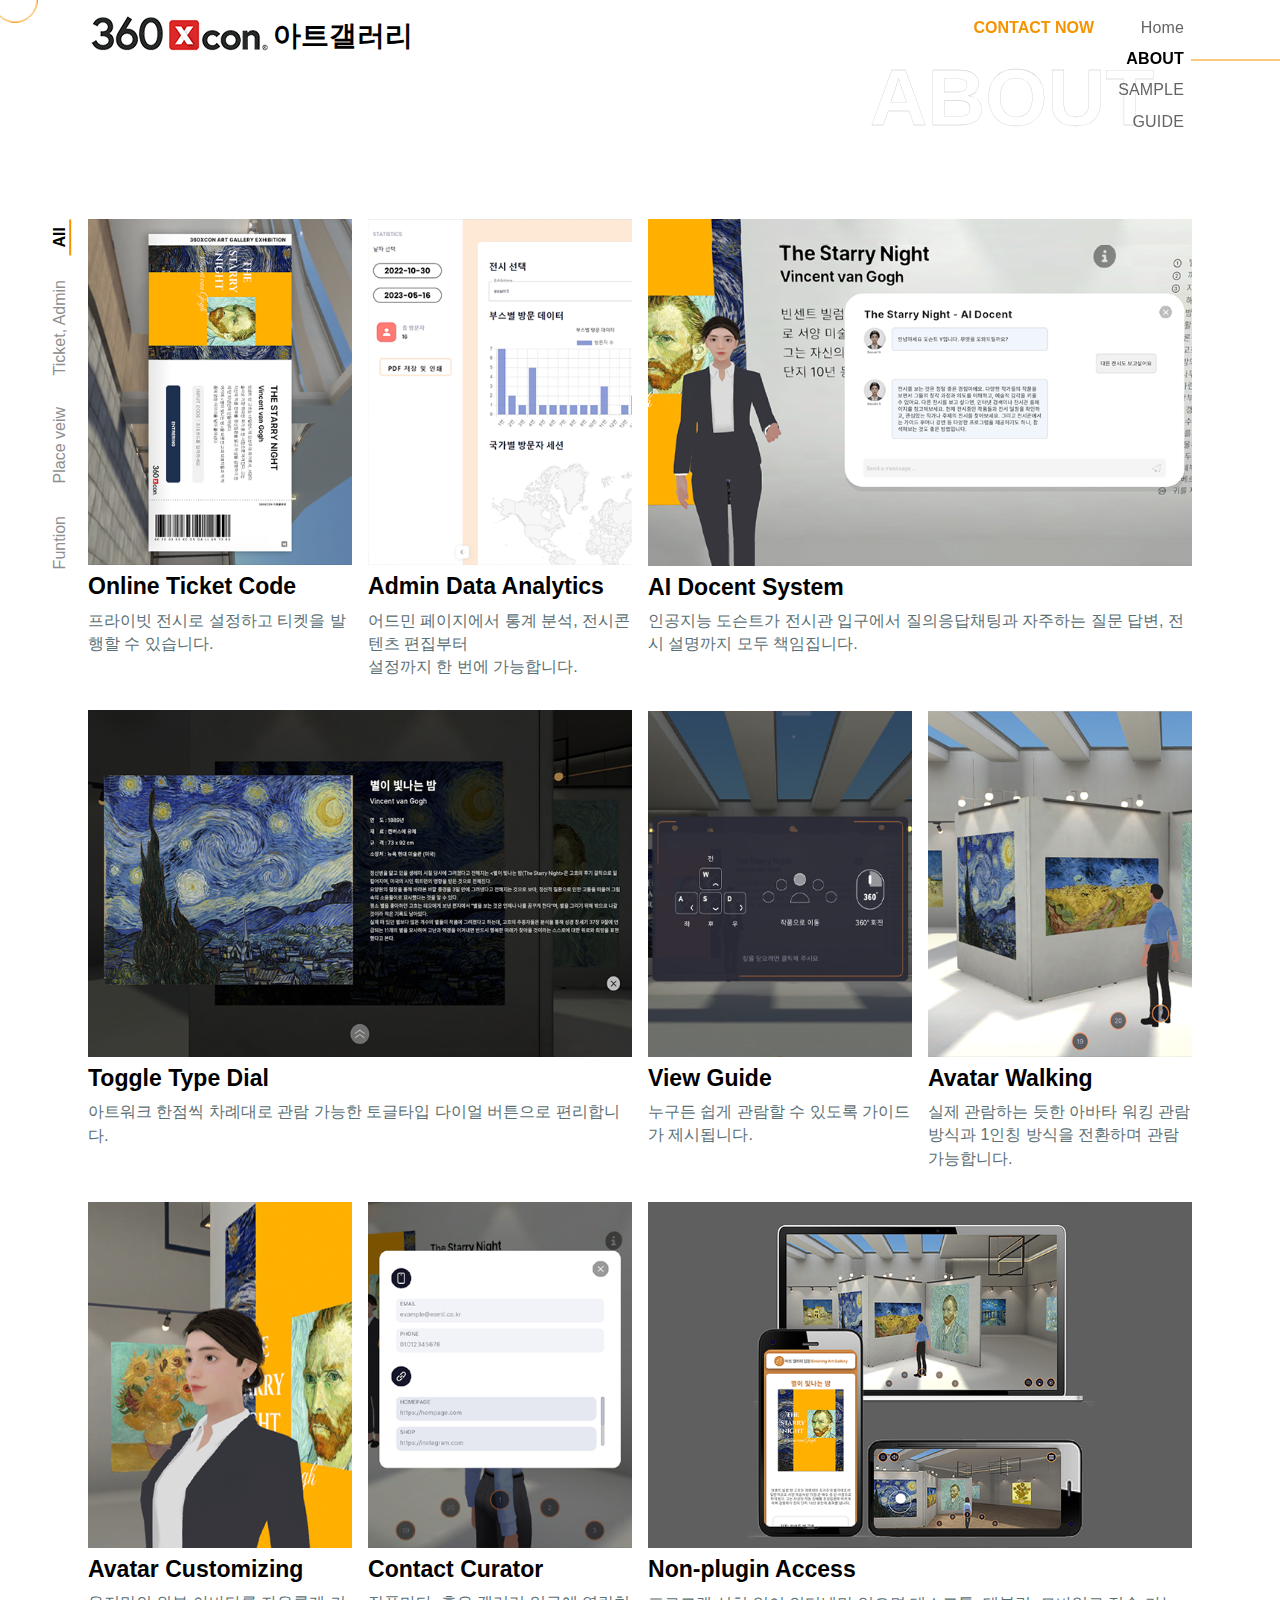
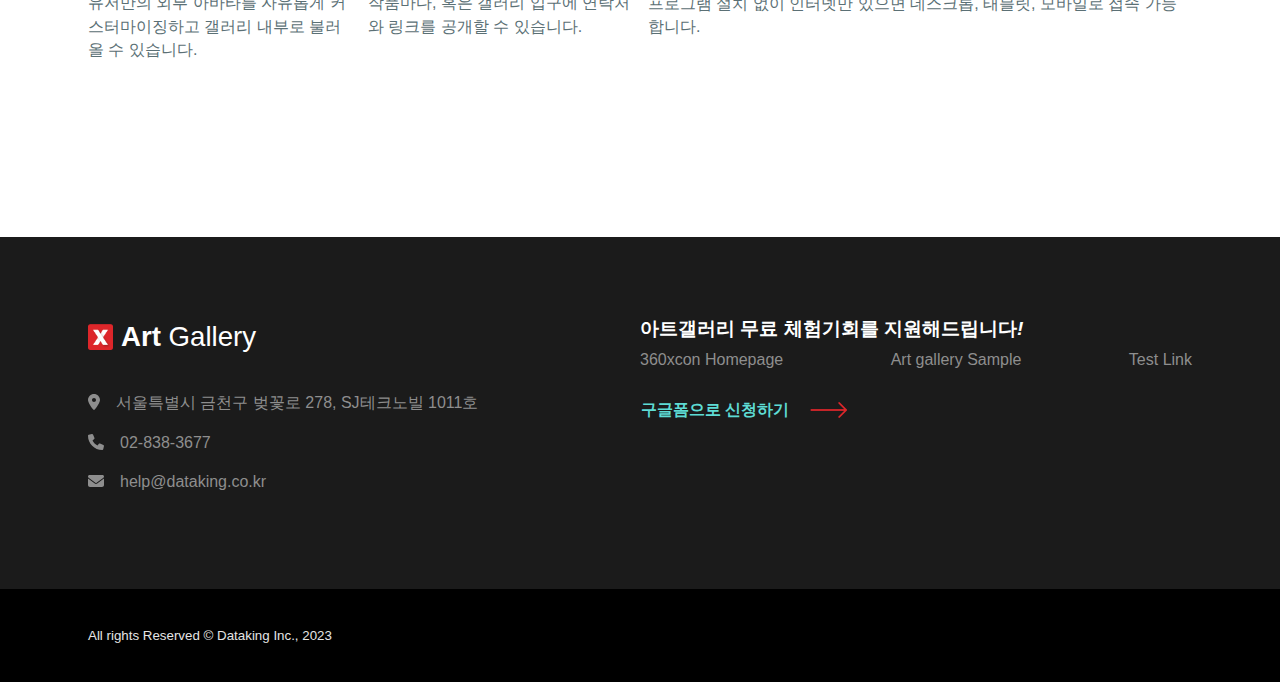
<file: about.html>
<!DOCTYPE html>
<html lang="ko" dir="ltr">

  <head>
    <meta charset="utf-8">
    <meta http-equiv="X-UA-Compatible" content="IE=edge">
    <meta name="viewport" content="width=device-width, initial-scale=1">


    <!-- ===============================================-->
    <!--    Document Title-->
    <!-- ===============================================-->
    <title>360xcon - 아트갤러리 솔루션</title>


    <!-- ===============================================-->
    <!--    Favicons-->
    <!-- ===============================================-->
    <link rel="apple-touch-icon" sizes="180x180" href="assets/img/favicons/apple-touch-icon.png">
    <link rel="icon" type="image/png" sizes="32x32" href="assets/img/favicons/favicon-32x32.png">
    <link rel="icon" type="image/png" sizes="16x16" href="assets/img/favicons/favicon-16x16.png">
    <link rel="shortcut icon" type="image/x-icon" href="assets/img/favicons/favicon.ico">
    <link rel="manifest" href="assets/img/favicons/manifest.json">
    <meta name="msapplication-TileImage" content="assets/img/favicons/mstile-150x150.png">
    <meta name="theme-color" content="#ffffff">


    <!-- ===============================================-->
    <!--    Stylesheets-->
    <!-- ===============================================-->
    <link rel="preconnect" href="https://fonts.gstatic.com">
    <link href="https://fonts.googleapis.com/css2?family=Open+Sans:wght@300;400;500;600;700;800&amp;display=swap" rel="stylesheet">
    <link href="vendors/prism/prism.css" rel="stylesheet">
    <link href="vendors/swiper/swiper-bundle.min.css" rel="stylesheet">
    <link href="assets/css/theme.css" rel="stylesheet" />
    <link href="assets/css/user.css" rel="stylesheet" />
	<link href="vendors/glightbox/glightbox.min.css" rel="stylesheet">
  </head>


  <body>

    <!-- ===============================================-->
    <!--    Main Content-->
    <!-- ===============================================-->
    <main class="main" id="top">
      <div class="cursor-outer d-none d-md-block"></div>
      <nav class="navbar navbar-light py-3 px-0 overflow-hidden">
        <div class="container px-md-5">
          <div class="row w-100 g-0 justify-content-between">
            <div class="col-8">
              <div class="d-inline-block"><a class="navbar-brand pt-0 fs-3 text-black d-flex align-items-center" href="index.html"><img src="assets/img/home/logo.png" alt="logo" class="img-fluid" /><span class="fw-semi-bold">아트갤러리</span></a></div>
            </div>
            <div class="col-4 d-lg-none text-end pe-0">
              <button class="btn p-0 shadow-none text-black fs-2 d-inline-block" data-bs-toggle="offcanvas" data-bs-target="#navbarOffcanvas" aria-controls="navbarOffcanvas" aria-expanded="false" aria-label="Toggle offcanvas navigation"><span class="menu-bar"></span></button>
            </div>
            <div class="offcanvas offcanvas-end px-0" id="navbarOffcanvas" aria-labelledby="navbarOffcanvasTitle" aria-hidden="true">
              <div class="offcanvas-header justify-content-end">
                <h5 class="visually-hidden offcanvas-title" id="navbarOffcanvasTitle">MENU</h5>
                <button class="btn p-0 shadow-none text-black fs-2 d-inline text-end" type="button" data-bs-dismiss="offcanvas" aria-label="Close"><span class="menu-close-bar"></span></button>
              </div>
              <div class="offcanvas-body px-0">
                <div class="d-lg-flex flex-center-start gap-3 overflow-hidden">
                  <ul class="navbar-nav ms-auto fs-4 ps-6">
                    <li class="nav-item"><a class="nav-link d-inline-block nav-text-outlined lh-1 text-white fs-5" aria-current="page" href="index.html">HOME</a></li>
					<li class="nav-item"><a class="nav-link d-inline-block nav-text-outlined lh-1 text-white fs-5 active" aria-current="page" href="about.html">ABOUT</a></li>
                    <li class="nav-item"><a class="nav-link d-inline-block nav-text-outlined lh-1 text-white fs-5" aria-current="page" href="portfolio.html">SAMPLE</a></li>
                    <li class="nav-item"><a class="nav-link d-inline-block nav-text-outlined lh-1 text-white fs-5" aria-current="page" href="gallery.html">GALLERY</a></li>
                    <li class="nav-item"><a class="nav-link d-inline-block nav-text-outlined lh-1 text-white fs-5" aria-current="page" href="https://forms.gle/LSktXmLG9pEVwWxN9">CONTACT</a></li>
                  </ul>
                </div>
              </div>
            </div>
            <div class="col-4">
              <div class="d-none d-lg-flex justify-content-end position-relative z-index-1">
                <div class="position-absolute absolute-centered z-index--1">
                  <h1 class="ms-2 fw-bolder text-outlined text-uppercase text-white pe-none display-1">ABOUT</h1>
                </div>
                <div class="d-flex gap-3 align-items-start"><a class="mb-0 ms-auto text-warning fs-0 fw-bold text-uppercase" href="https://forms.gle/LSktXmLG9pEVwWxN9">Contact Now</a>
                  <ul class="navbar-nav navbar-fotogency ms-auto text-end">
                    <li class="nav-item px-2 position-relative"><a class="nav-link pt-0" aria-current="page" href="index.html">Home</a></li>
                    <li class="nav-item px-2 position-relative"><a class="nav-link pt-0 active" aria-current="page" href="about.html">ABOUT</a></li>
                    <li class="nav-item px-2 position-relative"><a class="nav-link pt-0" aria-current="page" href="portfolio.html">SAMPLE</a></li>
                    <li class="nav-item px-2 position-relative"><a class="nav-link pt-0" aria-current="page" href="https://360hexaworld-1.gitbook.io/360xcon/undefined-1/metaverse-art-gallery">GUIDE</a></li>
					 <li>　</li><li>　</li>
                  </ul>
                </div>
              </div>
            </div>
          </div>
        </div>
      </nav>


      <!-- ============================================-->
      <!-- <section> begin ============================-->
      <section class="pt-3 pb-9 position-relative">
        <div class="container px-md-5">
          <div class="position-md-absolute start-0 ms-2 mt-3 mb-4">
            <ul class="nav gallery-tab d-flex gap-3" data-filter-nav="data-filter-nav">
              <li class="nav-item"><a class="nav-link p-0 py-md-2 isotope-nav active" href="#!" data-filter="*">All</a></li>
              <li class="nav-item"><a class="nav-link p-0 py-md-2 isotope-nav" href="#!" data-filter=".shortfilms">Ticket, Admin</a></li>
              <li class="nav-item"><a class="nav-link p-0 py-md-2 isotope-nav" href="#!" data-filter=".professional">Place veiw</a></li>
              <li class="nav-item"><a class="nav-link p-0 py-md-2 isotope-nav" href="#!" data-filter=".commercial">Funtion</a></li>
            </ul>
          </div>
          <div class="row g-3" data-isotope='{"layoutMode":"packery"}'>
            <div class="col-lg-3 col-sm-6 col-12 shortfilms gallery-item isotope-item"><img class="img-fluid w-100" src="assets/img/gallery/1.png" alt="" data-glightbox="title: Online Ticket Code; description: 프라이빗 전시로 설정하고 티켓을 발행할 수 있습니다." /><h4 class="mt-2">Online Ticket Code</h4><p>프라이빗 전시로 설정하고 티켓을 발행할 수 있습니다.<br>&nbsp;</p></div>
            <div class="col-lg-3 col-sm-6 col-12 shortfilms gallery-item isotope-item"><img class="img-fluid w-100" src="assets/img/gallery/2.png" alt="" data-glightbox="title: Admin Data Analytics; description: 어드민 페이지에서 통계 분석, 전시콘텐츠 편집부터 설정까지 한 번에 가능합니다." /><h4 class="mt-2">Admin Data Analytics</h4><p>어드민 페이지에서 통계 분석, 전시콘텐츠 편집부터<br>설정까지 한 번에 가능합니다.</p></div>
            <div class="col-lg-6 col-12 shortfilms gallery-item isotope-item"><img class="img-fluid w-100" src="assets/img/gallery/3.png" alt="" data-glightbox="title: AI Docent System; description: 인공지능 도슨트가 전시관 입구에서 질의응답채팅과 자주하는 질문 답변, 전시 설명까지 모두 책임집니다." /><h4 class="mt-2">AI Docent System</h4><p>인공지능 도슨트가 전시관 입구에서 질의응답채팅과 자주하는 질문 답변, 전시 설명까지 모두 책임집니다.<br>&nbsp;</p></div>
            <div class="col-lg-6 col-12 professional gallery-item isotope-item"><img class="img-fluid w-100" src="assets/img/gallery/4.png" alt="" data-glightbox="title: Toggle Type Dial;  description: 아트워크 한점씩 차례대로 관람 가능한 토글타입 다이얼 버튼으로 편리합니다.;" /><h4 class="mt-2">Toggle Type Dial</h4><p>아트워크 한점씩 차례대로 관람 가능한 토글타입 다이얼 버튼으로 편리합니다.<br>&nbsp;</p></div>
            <div class="col-lg-3 col-sm-6 col-12 professional gallery-item isotope-item"><img class="img-fluid w-100" src="assets/img/gallery/5.png" alt="" data-glightbox="title: View Guide; description: 누구든 쉽게 관람할 수 있도록 가이드가 제시됩니다." /><h4 class="mt-2">View Guide</h4><p>누구든 쉽게 관람할 수 있도록 가이드가 제시됩니다.<br>&nbsp;</p></div>
            <div class="col-lg-3 col-sm-6 col-12 professional gallery-item isotope-item"><img class="img-fluid w-100" src="assets/img/gallery/6.png" alt="" data-glightbox="title: Avatar Walking; description: 실제 관람하는 듯한 아바타 워킹 관람방식과 1인칭 방식을 전환하며 관람 가능합니다." /><h4 class="mt-2">Avatar Walking</h4><p>실제 관람하는 듯한 아바타 워킹 관람방식과 1인칭 방식을 전환하며 관람 가능합니다.</p></div>
            <div class="col-lg-3 col-sm-6 col-12 commercial gallery-item isotope-item"><img class="img-fluid w-100" src="assets/img/gallery/7.png" alt="" data-glightbox="title: Avatar Customizing; description: 유저만의 외부 아바타를 자유롭게 커스터마이징하고 갤러리 내부로 불러올 수 있습니다." /><h4 class="mt-2">Avatar Customizing</h4><p>유저만의 외부 아바타를 자유롭게 커스터마이징하고 갤러리 내부로 불러올 수 있습니다.</p></div>
            <div class="col-lg-3 col-sm-6 col-12 commercial gallery-item isotope-item"><img class="img-fluid w-100" src="assets/img/gallery/8.png" alt="" data-glightbox="title: Contact Curator; description: 작품마다, 혹은 갤러리 입구에 연락처와 링크를 공개할 수 있습니다." /><h4 class="mt-2">Contact Curator</h4><p>작품마다, 혹은 갤러리 입구에 연락처와 링크를 공개할 수 있습니다.</p></div>
            <div class="col-lg-6 col-12 commercial gallery-item isotope-item"><img class="img-fluid w-100" src="assets/img/gallery/9.png" alt="" data-glightbox="title: Non-plugin Access; 프로그램 설치 없이 인터넷만 있으면 데스크톱, 태블릿, 모바일로 접속 가능합니다." /><h4 class="mt-2">Non-plugin Access</h4><p>프로그램 설치 없이 인터넷만 있으면 데스크톱, 태블릿, 모바일로 접속 가능합니다.</p></div>
          </div>
        </div>
      </section>
    </main>
      <!-- <section> close ============================-->
      <!-- ============================================-->


     <footer class="bg-footer-black" id="footer">
      <div class="container py-7 px-md-5">
        <div class="row g-0">
          <div class="col-md-6 mb-5 mb-md-0">
            <div class="mb-4 d-inline-block"><a class="navbar-brand pt-0 fs-3 text-white d-flex align-items-center" href="index.html"><img class="img-fluid" src="assets/img/icons/fabi.png" alt="" width="25" height="25" /><span class="fw-bolder ms-2">Art&nbsp;</span><span class="fw-thin">Gallery</span></a></div>
            <div class="col-12 col-md-10 text-300 mb-3"><i class="fas fa-map-marker-alt"></i><a class="nav-link text-300 d-inline" href="https://goo.gl/maps/gM5kmpVZQFWxHcFs8">서울특별시 금천구 벚꽃로 278, SJ테크노빌 1011호</a></div>
            <div class="col-12 col-md-10 text-300 mb-3"><i class="fas fa-phone"></i><a class="nav-link text-300 d-inline" href="tel:028383677">02-838-3677</a></div>
            <div class="col-12 col-md-10 text-300 mb-3"><i class="fas fa-envelope"></i><a class="nav-link text-300 d-inline" href="mailto:help@dataking.co.kr">help@dataking.co.kr</a></div>
          </div>
          <div class="col-md-6">
            <h5 class="text-white mb-2">아트갤러리 무료 체험기회를 지원해드립니다<em>!</em></h5>
            <div class="d-flex gap-2 flex-wrap justify-content-between align-items-center"><a class="social-icons" href="https://www.360xcon.com/kor/art_gallery/" target="_blank">360xcon Homepage</a><a class="social-icons" href="https://dtype.360xcon.com/exhibition/Gogh" target="_blank">Art gallery Sample</a><a class="social-icons" href="https://dtype-editor.360xcon.com/auth/login" target="_blank">Test Link</a><a href="https://forms.gle/LSktXmLG9pEVwWxN9" class="btn shadow-none px-0 text-primary">구글폼으로 신청하기 <img class="ms-3" src="assets/img/icons/long-arrow.png" alt="" /></a>
            </div>
          </div>
        </div>
      </div>
    </footer>


    <!-- ============================================-->
    <!-- <section> begin ============================-->
    <section class="bg-black py-0">

      <div class="container px-md-5">
        <div class="row g-0 justify-content-md-between justify-content-evenly py-4">
          <div class="col-12 col-sm-8 col-md-6 col-lg-auto text-center text-md-start">
            <p class="fs--1 my-2 fw-light text-100">All rights Reserved &copy; Dataking Inc., 2023</p>
          </div>
        </div>
      </div>
      <!-- end of .container-->

    </section>
    <!-- <section> close ============================-->
    <!-- ============================================-->


    <!-- <section> close ============================-->
    <!-- ============================================-->




    <!-- ===============================================-->
    <!--    JavaScripts-->
    <!-- ===============================================-->
    <script src="vendors/popper/popper.min.js"></script>
    <script src="vendors/bootstrap/bootstrap.min.js"></script>
    <script src="vendors/anchorjs/anchor.min.js"></script>
    <script src="vendors/is/is.min.js"></script>
    <script src="vendors/imagesloaded/imagesloaded.pkgd.js"></script>
    <script src="vendors/isotope-layout/isotope.pkgd.min.js"> </script>
    <script src="vendors/isotope-packery/packery-mode.pkgd.min.js"> </script>
    <script src="vendors/glightbox/glightbox.min.js"></script>
    <script src="vendors/fontawesome/all.min.js"></script>
    <script src="vendors/lodash/lodash.min.js"></script>
    <script src="https://polyfill.io/v3/polyfill.min.js?features=window.scroll"></script>
    <script src="vendors/prism/prism.js"></script>
    <script src="vendors/swiper/swiper-bundle.min.js"></script>
    <script src="assets/js/theme.js"></script>

  </body>

</html>
</file>
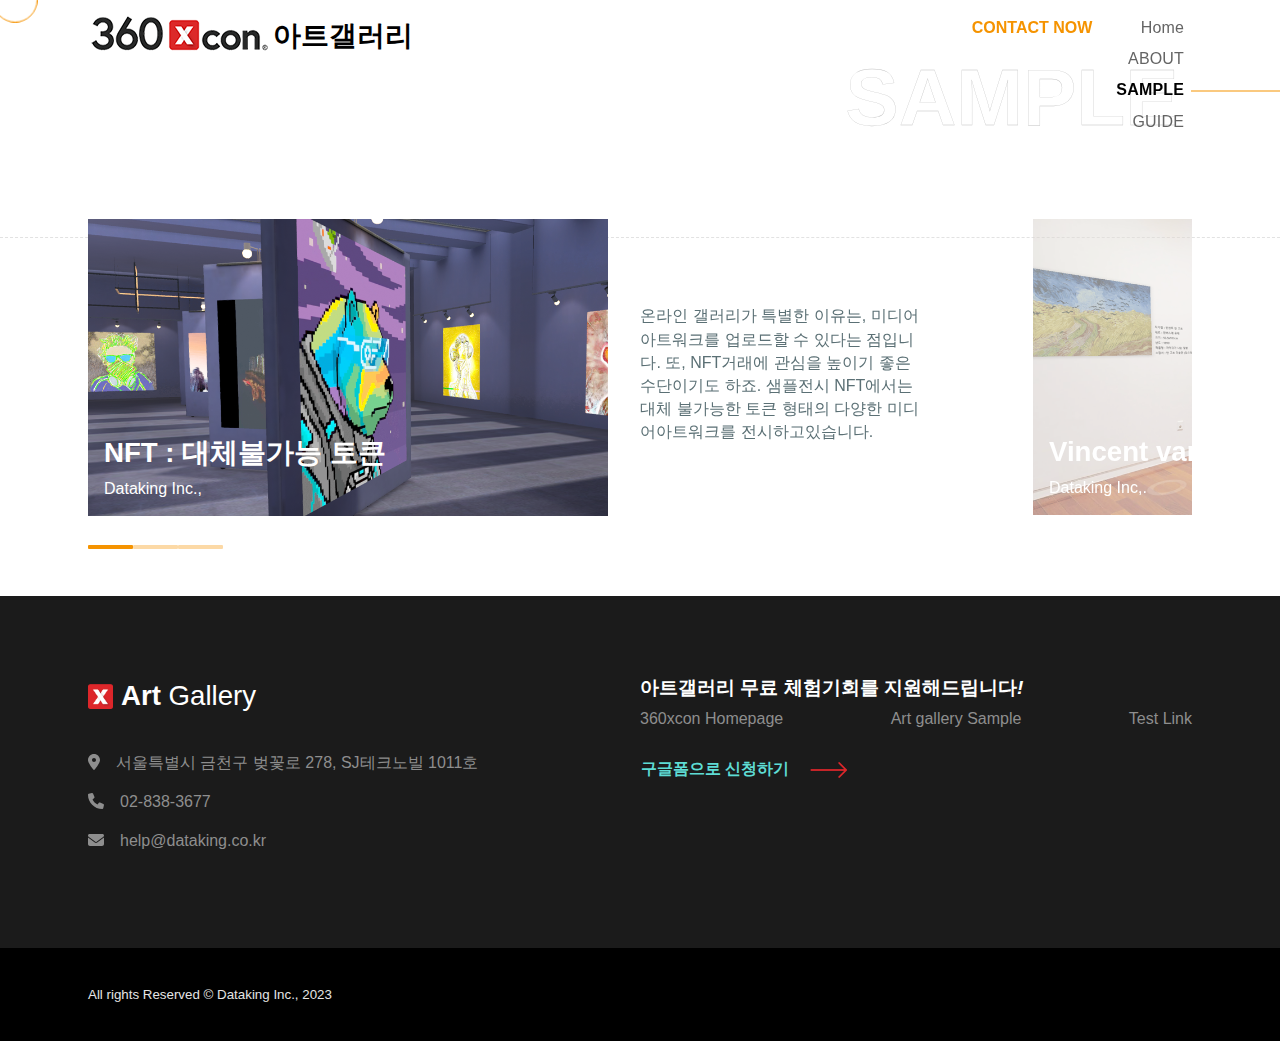
<file: portfolio.html>
<!DOCTYPE html>
<html lang="ko" dir="ltr">

  <head>
    <meta charset="utf-8">
    <meta http-equiv="X-UA-Compatible" content="IE=edge">
    <meta name="viewport" content="width=device-width, initial-scale=1">


    <!-- ===============================================-->
    <!--    Document Title-->
    <!-- ===============================================-->
    <title>360xcon - 아트갤러리 솔루션</title>


    <!-- ===============================================-->
    <!--    Favicons-->
    <!-- ===============================================-->
    <link rel="apple-touch-icon" sizes="180x180" href="assets/img/favicons/apple-touch-icon.png">
    <link rel="icon" type="image/png" sizes="32x32" href="assets/img/favicons/favicon-32x32.png">
    <link rel="icon" type="image/png" sizes="16x16" href="assets/img/favicons/favicon-16x16.png">
    <link rel="shortcut icon" type="image/x-icon" href="assets/img/favicons/favicon.ico">
    <link rel="manifest" href="assets/img/favicons/manifest.json">
    <meta name="msapplication-TileImage" content="assets/img/favicons/mstile-150x150.png">
    <meta name="theme-color" content="#ffffff">


    <!-- ===============================================-->
    <!--    Stylesheets-->
    <!-- ===============================================-->
    <link rel="preconnect" href="https://fonts.gstatic.com">
    <link href="https://fonts.googleapis.com/css2?family=Open+Sans:wght@300;400;500;600;700;800&amp;display=swap" rel="stylesheet">
    <link href="vendors/prism/prism.css" rel="stylesheet">
    <link href="vendors/swiper/swiper-bundle.min.css" rel="stylesheet">
    <link href="assets/css/theme.css" rel="stylesheet" />
    <link href="assets/css/user.css" rel="stylesheet" />

  </head>


  <body>

    <!-- ===============================================-->
    <!--    Main Content-->
    <!-- ===============================================-->
    <main class="main" id="top">
      <div class="cursor-outer d-none d-md-block"></div>
      <nav class="navbar navbar-light py-3 px-0 overflow-hidden">
        <div class="container px-md-5">
          <div class="row w-100 g-0 justify-content-between">
            <div class="col-8">
              <div class="d-inline-block"><a class="navbar-brand pt-0 fs-3 text-black d-flex align-items-center" href="index.html"><img src="assets/img/home/logo.png" alt="logo" class="img-fluid" /><span class="fw-semi-bold">아트갤러리</span></a></div>
            </div>
            <div class="col-4 d-lg-none text-end pe-0">
              <button class="btn p-0 shadow-none text-black fs-2 d-inline-block" data-bs-toggle="offcanvas" data-bs-target="#navbarOffcanvas" aria-controls="navbarOffcanvas" aria-expanded="false" aria-label="Toggle offcanvas navigation"><span class="menu-bar"></span></button>
            </div>
            <div class="offcanvas offcanvas-end px-0" id="navbarOffcanvas" aria-labelledby="navbarOffcanvasTitle" aria-hidden="true">
              <div class="offcanvas-header justify-content-end">
                <h5 class="visually-hidden offcanvas-title" id="navbarOffcanvasTitle">MENU</h5>
                <button class="btn p-0 shadow-none text-black fs-2 d-inline text-end" type="button" data-bs-dismiss="offcanvas" aria-label="Close"><span class="menu-close-bar"></span></button>
              </div>
              <div class="offcanvas-body px-0">
                <div class="d-lg-flex flex-center-start gap-3 overflow-hidden">
                  <ul class="navbar-nav ms-auto fs-4 ps-6">
                    <li class="nav-item"><a class="nav-link d-inline-block nav-text-outlined lh-1 text-white fs-5" aria-current="page" href="index.html">HOME</a></li>
					<li class="nav-item"><a class="nav-link d-inline-block nav-text-outlined lh-1 text-white fs-5" aria-current="page" href="about.html">ABOUT</a></li>
                    <li class="nav-item"><a class="nav-link d-inline-block nav-text-outlined lh-1 text-white fs-5 active" aria-current="page" href="portfolio.html">SAMPLE</a></li>
                    <li class="nav-item"><a class="nav-link d-inline-block nav-text-outlined lh-1 text-white fs-5" aria-current="page" href="gallery.html">GALLERY</a></li>
                    <li class="nav-item"><a class="nav-link d-inline-block nav-text-outlined lh-1 text-white fs-5" aria-current="page" href="https://forms.gle/LSktXmLG9pEVwWxN9">CONTACT</a></li>
                  </ul>
                </div>
              </div>
            </div>
            <div class="col-4">
              <div class="d-none d-lg-flex justify-content-end position-relative z-index-1">
                <div class="position-absolute absolute-centered z-index--1">
                  <h1 class="ms-2 fw-bolder text-outlined text-uppercase text-white pe-none display-1">Sample</h1>
                </div>
                <div class="d-flex gap-3 align-items-start"><a class="mb-0 ms-auto text-warning fs-0 fw-bold text-uppercase" href="https://forms.gle/LSktXmLG9pEVwWxN9">Contact Now</a>
                  <ul class="navbar-nav navbar-fotogency ms-auto text-end">
                    <li class="nav-item px-2 position-relative"><a class="nav-link pt-0" aria-current="page" href="index.html">Home</a></li>
                    <li class="nav-item px-2 position-relative"><a class="nav-link pt-0" aria-current="page" href="about.html">ABOUT</a></li>
                    <li class="nav-item px-2 position-relative"><a class="nav-link pt-0 active" aria-current="page" href="portfolio.html">SAMPLE</a></li>
                    <li class="nav-item px-2 position-relative"><a class="nav-link pt-0" aria-current="page" href="https://360hexaworld-1.gitbook.io/360xcon/undefined-1/metaverse-art-gallery">GUIDE</a></li>
					 <li>　</li><li>　</li>
                  </ul>
                </div>
              </div>
            </div>
          </div>
        </div>
      </nav>


      <!-- ============================================-->
      <!-- <section> begin ============================-->
      <section class="py-3">

        <div class="container-fluid px-0">
          <div class="position-absolute w-100 border-dashed-bottom opacity-25 top-5 z-index-1"></div>
          <div class="container px-md-5">
            <div class="row g-0">
              <div class="col-lg-12 pb-6 px-0 mb-lg-0">
                <div class="swiper-container swiper-theme" data-swiper='{"slidesPerView":1,"breakpoints":{"576":{"slidesPerView":1.2}},"spaceBetween":30,"grabCursor":true,"pagination":{"el":".swiper-pagination","clickable":true},"loop":true,"loopedSlides":3,"slideToClickedSlide":true}'>
                  <div class="swiper-wrapper">
                    <div class="swiper-slide">
                      <div class="row align-items-center">
                        <div class="col-xl-7">
                          <div class="position-relative">
                            <div class="position-absolute start-0 bottom-0 ms-3">
                              <h3 class="text-white">NFT : 대체불가능 토큰</h3>
                              <p class="text-white text-300">Dataking Inc.,</p>
                            </div><a href="https://dtype.360xcon.com/exhibition/nft" target="_blank"><img class="portfolio-img img-fluid" src="assets/img/portfolio/img01.png" alt="" /></a>
                          </div>
                        </div>
                        <div class="col-xl-4 mt-4">
                          <p class="fs-0">온라인 갤러리가 특별한 이유는, 미디어 아트워크를 업로드할 수 있다는 점입니다. 또, NFT거래에 관심을 높이기 좋은 수단이기도 하죠. 샘플전시 NFT에서는 대체 불가능한 토큰 형태의 다양한 미디어아트워크를 전시하고있습니다.</p>
                        </div>
                      </div>
                    </div>
                    <div class="swiper-slide">
                      <div class="row align-items-center">
                        <div class="col-xl-7">
                          <div class="position-relative">
                            <div class="position-absolute start-0 bottom-0 ms-3">
                              <h3 class="text-white">Vincent van Gogh : 상설전</h3>
                              <p class="text-white text-300">Dataking Inc,.</p>
                            </div><a href="https://dtype.360xcon.com/exhibition/hello"><img class="portfolio-img img-fluid" src="assets/img/portfolio/img02.png" alt="" /></a>
                          </div>
                        </div>
                        <div class="col-xl-4 mt-4">
                          <p class="fs-0">빈센트 반 고흐의 그림은 너무나 인상적인 색감으로 이뤄져있습니다. 그래서인지 가상배경의 갤러리에 두면 비현실적인 그림의 매력이 조금은 묻히는 것 같은데요, 실사 배경에 걸어본 고흐의 작품들은 어떤 느낌일지 함께 보시길 바라며 기획한 샘플전시랍니다.</p>
                        </div>
                      </div>
                    </div>
                    <div class="swiper-slide">
                      <div class="row align-items-center">
                        <div class="col-xl-7">
                          <div class="position-relative">
                            <div class="position-absolute start-0 bottom-0 ms-3">
                              <h3 class="text-white">Vincent van Gogh : The Starry Night</h3>
                              <p class="text-white text-300">Dataking Inc,.</p>
                            </div><a href="https://dtype.360xcon.com/exhibition/Gogh"><img class="portfolio-img img-fluid" src="assets/img/portfolio/img03.png" alt="" /></a>
                          </div>
                        </div>
                        <div class="col-xl-4 mt-4">
                          <p class="fs-0">마치 도록같은 느낌을 주는 오묘한 가상 아트갤러리 입니다. 아트갤러리의 건물 테마는 총 4가지나 되죠. 집중이 필요한 작품들엔 블랙테마를 적용해보세요. 저희는 눈이 편한 뉴트럴 테마로 골라봤습니다.</p>
                        </div>
                      </div>
                    </div>
                  </div>
                </div>
                <div class="swiper-theme swiper-pagination d-flex mt-4"></div>
              </div>
            </div>
          </div>
        </div>
        <!-- end of .container-->

      </section>
      <!-- <section> close ============================-->
      <!-- ============================================-->


    </main>
    <!-- ===============================================-->
    <!--    End of Main Content-->
    <!-- ===============================================-->


	<footer class="bg-footer-black" id="footer">
      <div class="container py-7 px-md-5">
        <div class="row g-0">
          <div class="col-md-6 mb-5 mb-md-0">
            <div class="mb-4 d-inline-block"><a class="navbar-brand pt-0 fs-3 text-white d-flex align-items-center" href="index.html"><img class="img-fluid" src="assets/img/icons/fabi.png" alt="" width="25" height="25" /><span class="fw-bolder ms-2">Art&nbsp;</span><span class="fw-thin">Gallery</span></a></div>
            <div class="col-12 col-md-10 text-300 mb-3"><i class="fas fa-map-marker-alt"></i><a class="nav-link text-300 d-inline" href="https://goo.gl/maps/gM5kmpVZQFWxHcFs8">서울특별시 금천구 벚꽃로 278, SJ테크노빌 1011호</a></div>
            <div class="col-12 col-md-10 text-300 mb-3"><i class="fas fa-phone"></i><a class="nav-link text-300 d-inline" href="tel:028383677">02-838-3677</a></div>
            <div class="col-12 col-md-10 text-300 mb-3"><i class="fas fa-envelope"></i><a class="nav-link text-300 d-inline" href="mailto:help@dataking.co.kr">help@dataking.co.kr</a></div>
          </div>
          <div class="col-md-6">
            <h5 class="text-white mb-2">아트갤러리 무료 체험기회를 지원해드립니다<em>!</em></h5>
            <div class="d-flex gap-2 flex-wrap justify-content-between align-items-center"><a class="social-icons" href="https://www.360xcon.com/kor/art_gallery/" target="_blank">360xcon Homepage</a><a class="social-icons" href="https://dtype.360xcon.com/exhibition/Gogh" target="_blank">Art gallery Sample</a><a class="social-icons" href="https://dtype-editor.360xcon.com/auth/login" target="_blank">Test Link</a><a href="https://forms.gle/LSktXmLG9pEVwWxN9" class="btn shadow-none px-0 text-primary">구글폼으로 신청하기 <img class="ms-3" src="assets/img/icons/long-arrow.png" alt="" /></a>
            </div>
          </div>
        </div>
      </div>
    </footer>


    <!-- ============================================-->
    <!-- <section> begin ============================-->
    <section class="bg-black py-0">

      <div class="container px-md-5">
        <div class="row g-0 justify-content-md-between justify-content-evenly py-4">
          <div class="col-12 col-sm-8 col-md-6 col-lg-auto text-center text-md-start">
            <p class="fs--1 my-2 fw-light text-100">All rights Reserved &copy; Dataking Inc., 2023</p>
          </div>
        </div>
      </div>
      <!-- end of .container-->

    </section>
    <!-- <section> close ============================-->
    <!-- ============================================-->




    <!-- ===============================================-->
    <!--    JavaScripts-->
    <!-- ===============================================-->
    <script src="vendors/popper/popper.min.js"></script>
    <script src="vendors/bootstrap/bootstrap.min.js"></script>
    <script src="vendors/anchorjs/anchor.min.js"></script>
    <script src="vendors/is/is.min.js"></script>
    <script src="vendors/fontawesome/all.min.js"></script>
    <script src="vendors/lodash/lodash.min.js"></script>
    <script src="https://polyfill.io/v3/polyfill.min.js?features=window.scroll"></script>
    <script src="vendors/prism/prism.js"></script>
    <script src="vendors/swiper/swiper-bundle.min.js"></script>
    <script src="assets/js/theme.js"></script>

  </body>

</html>
</file>
<file: vendors/prism/prism.css>
/**
 * prism.js default theme for JavaScript, CSS and HTML
 * Based on dabblet (http://dabblet.com)
 * @author Lea Verou
 */

code[class*="language-"],
pre[class*="language-"] {
	color: black;
	background: none;
	text-shadow: 0 1px white;
	font-family: 'Pretendard', Monaco, 'Andale Mono', 'Ubuntu Mono', monospace;
	font-size: 1em;
	text-align: left;
	white-space: pre;
	word-spacing: normal;
	word-break: normal;
	word-wrap: normal;
	line-height: 1.5;

	-moz-tab-size: 4;
	-o-tab-size: 4;
	tab-size: 4;

	-webkit-hyphens: none;
	-moz-hyphens: none;
	-ms-hyphens: none;
	hyphens: none;
}

pre[class*="language-"]::-moz-selection, pre[class*="language-"] ::-moz-selection,
code[class*="language-"]::-moz-selection, code[class*="language-"] ::-moz-selection {
	text-shadow: none;
	background: #b3d4fc;
}

pre[class*="language-"]::selection, pre[class*="language-"] ::selection,
code[class*="language-"]::selection, code[class*="language-"] ::selection {
	text-shadow: none;
	background: #b3d4fc;
}

@media print {
	code[class*="language-"],
	pre[class*="language-"] {
		text-shadow: none;
	}
}

/* Code blocks */
pre[class*="language-"] {
	padding: 1em;
	margin: .5em 0;
	overflow: auto;
}

:not(pre) > code[class*="language-"],
pre[class*="language-"] {
	background: #f5f2f0;
}

/* Inline code */
:not(pre) > code[class*="language-"] {
	padding: .1em;
	border-radius: .3em;
	white-space: normal;
}

.token.comment,
.token.prolog,
.token.doctype,
.token.cdata {
	color: slategray;
}

.token.punctuation {
	color: #999;
}

.token.namespace {
	opacity: .7;
}

.token.property,
.token.tag,
.token.boolean,
.token.number,
.token.constant,
.token.symbol,
.token.deleted {
	color: #905;
}

.token.selector,
.token.attr-name,
.token.string,
.token.char,
.token.builtin,
.token.inserted {
	color: #690;
}

.token.operator,
.token.entity,
.token.url,
.language-css .token.string,
.style .token.string {
	color: #9a6e3a;
	/* This background color was intended by the author of this theme. */
	background: hsla(0, 0%, 100%, .5);
}

.token.atrule,
.token.attr-value,
.token.keyword {
	color: #07a;
}

.token.function,
.token.class-name {
	color: #DD4A68;
}

.token.regex,
.token.important,
.token.variable {
	color: #e90;
}

.token.important,
.token.bold {
	font-weight: bold;
}
.token.italic {
	font-style: italic;
}

.token.entity {
	cursor: help;
}
</file>
